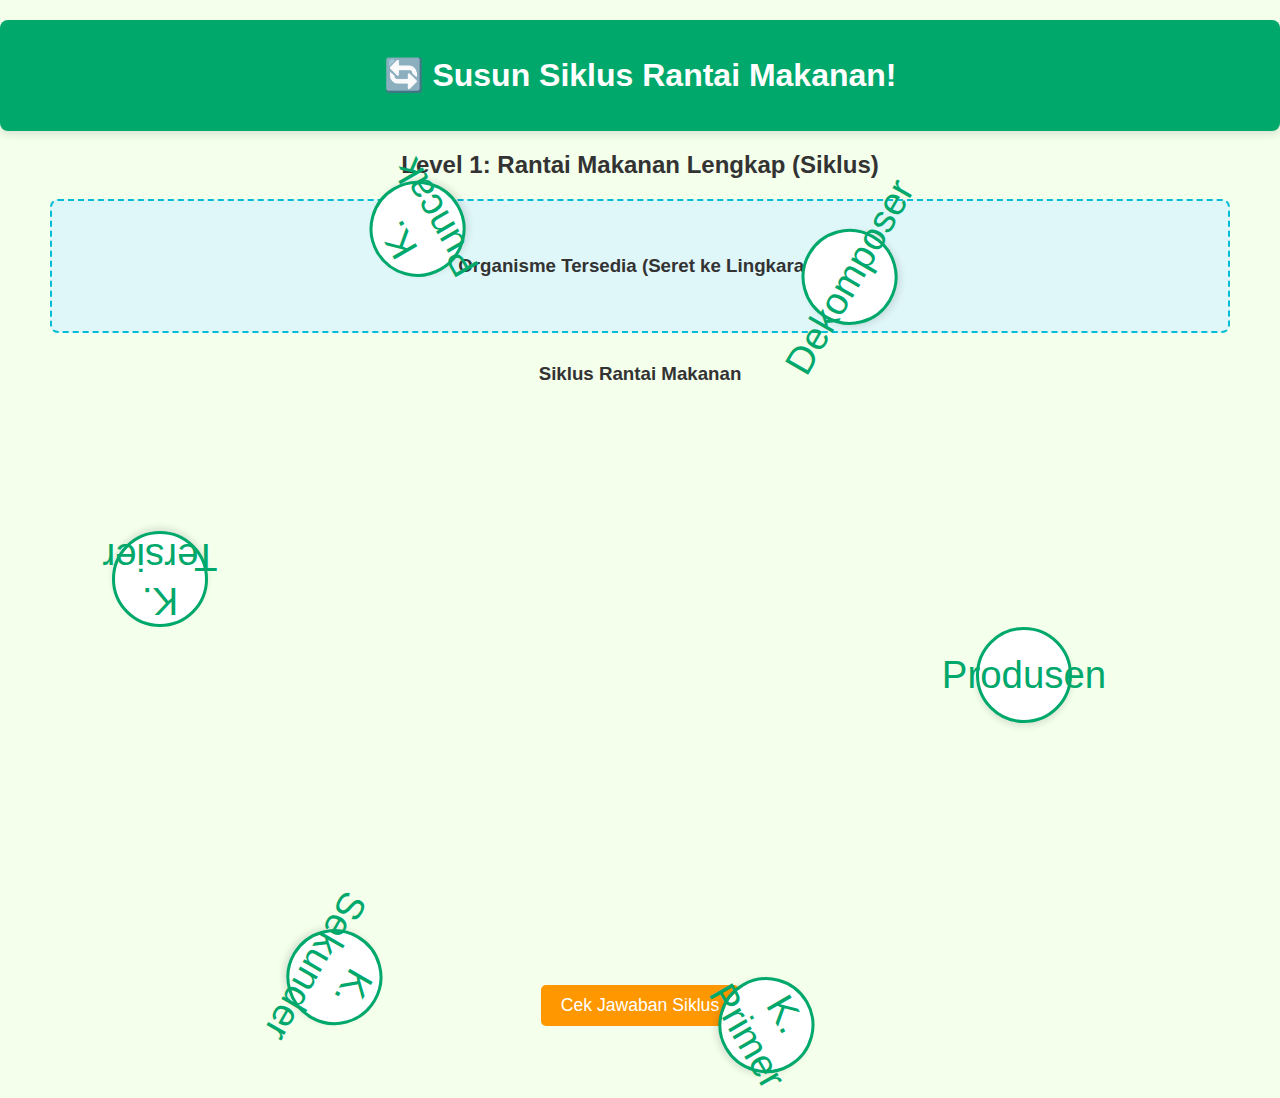
<file: rantai-makanan-game/index.html>
<!DOCTYPE html>
<html lang="id">
<head>
    <meta charset="UTF-8">
    <meta name="viewport" content="width=device-width, initial-scale=1.0">
    <title>Game Rantai Makanan Melingkar</title>
    <link rel="stylesheet" href="assets/css/style.css">
</head>
<body>

    <header>
        <h1>🔄 Susun Siklus Rantai Makanan!</h1>
    </header>

    <main>
        <div id="level-info">
            <h2>Level 1: Rantai Makanan Lengkap (Siklus)</h2>
        </div>

        <section id="draggable-area">
            <h3>Organisme Tersedia (Seret ke Lingkaran)</h3>
        </section>

        <section id="droppable-area">
            <h3>Siklus Rantai Makanan</h3>
            <div id="circular-container">
                <div class="slot" data-order="1">Produsen</div>
                <div class="slot" data-order="2">K. Primer</div>
                <div class="slot" data-order="3">K. Sekunder</div>
                <div class="slot" data-order="4">K. Tersier</div>
                <div class="slot" data-order="5">K. Puncak</div>
                <div class="slot" data-order="6">Dekomposer</div>
                </div>
            
            <button id="check-button">Cek Jawaban Siklus</button>
            <div id="feedback-message"></div>
        </section>
    </main>

    <footer>
        <script src="assets/js/script.js"></script>
    </footer>

</body>
</html>
</file>
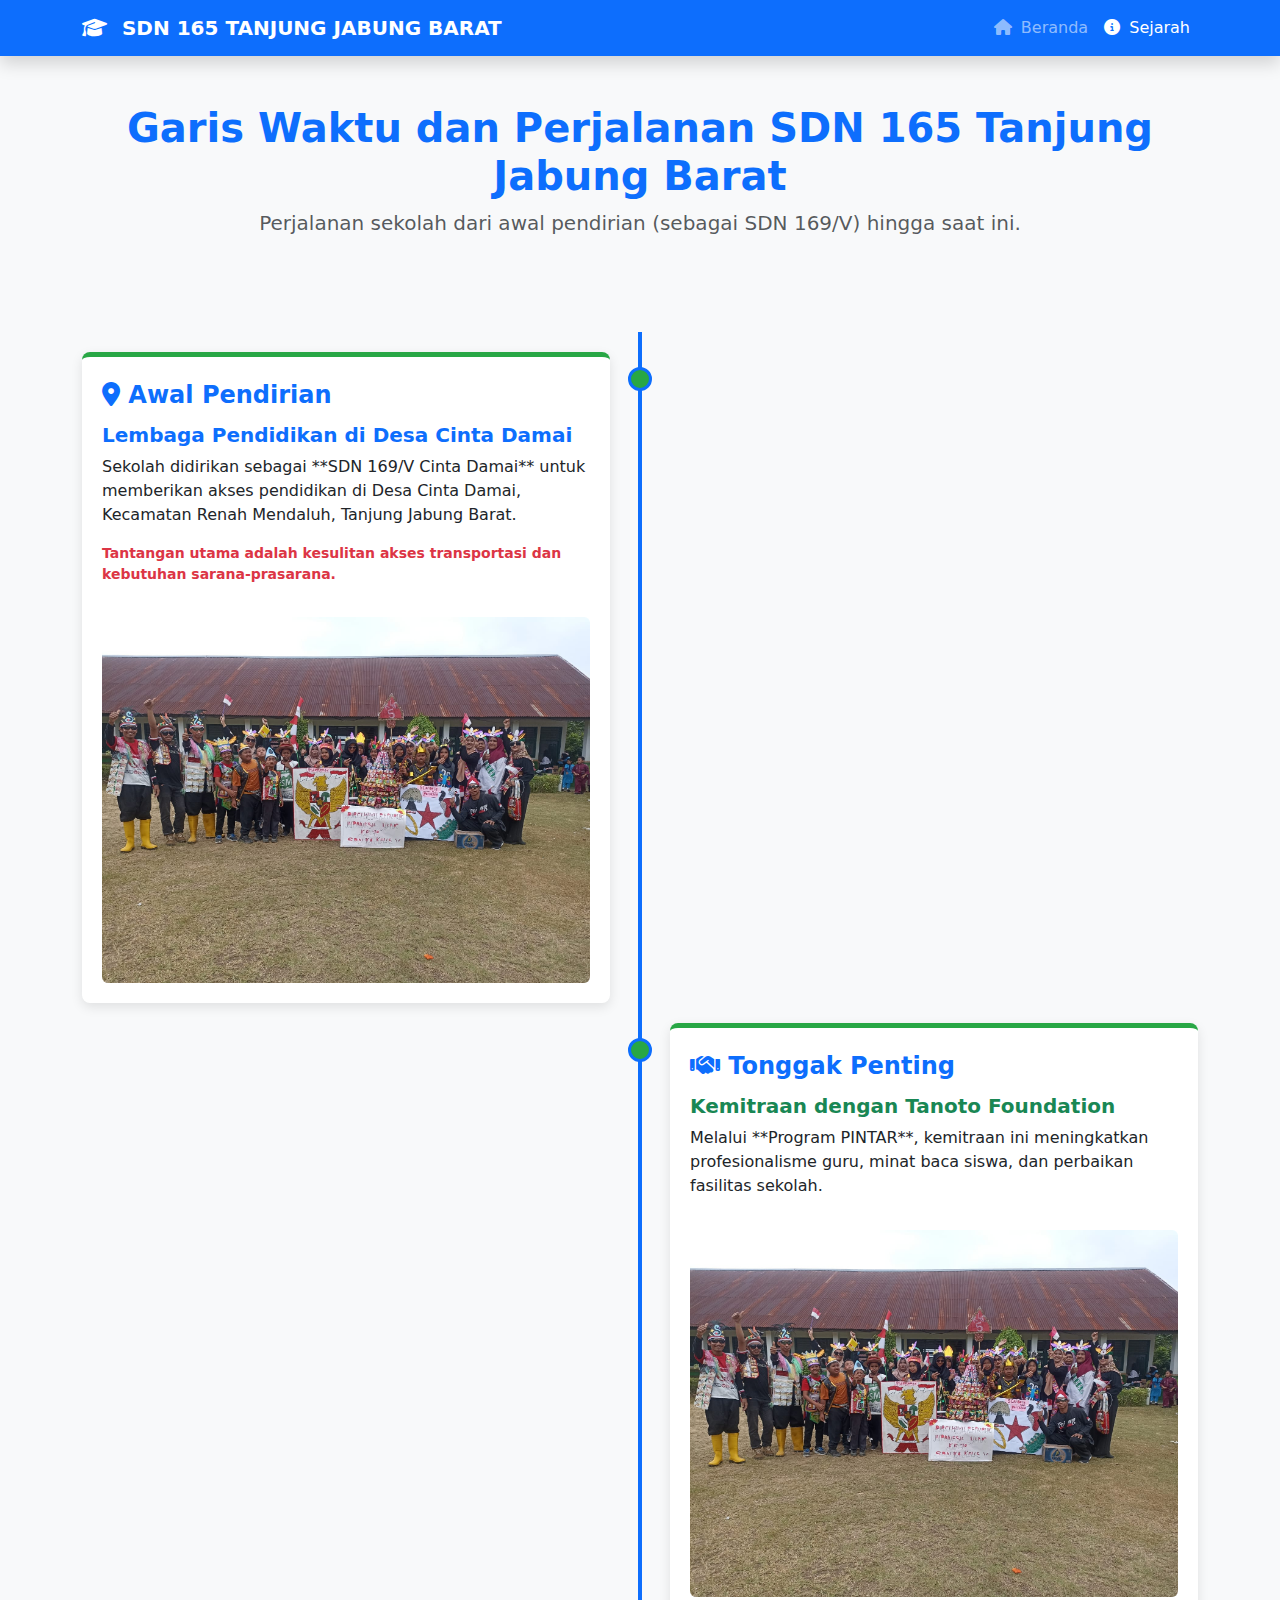
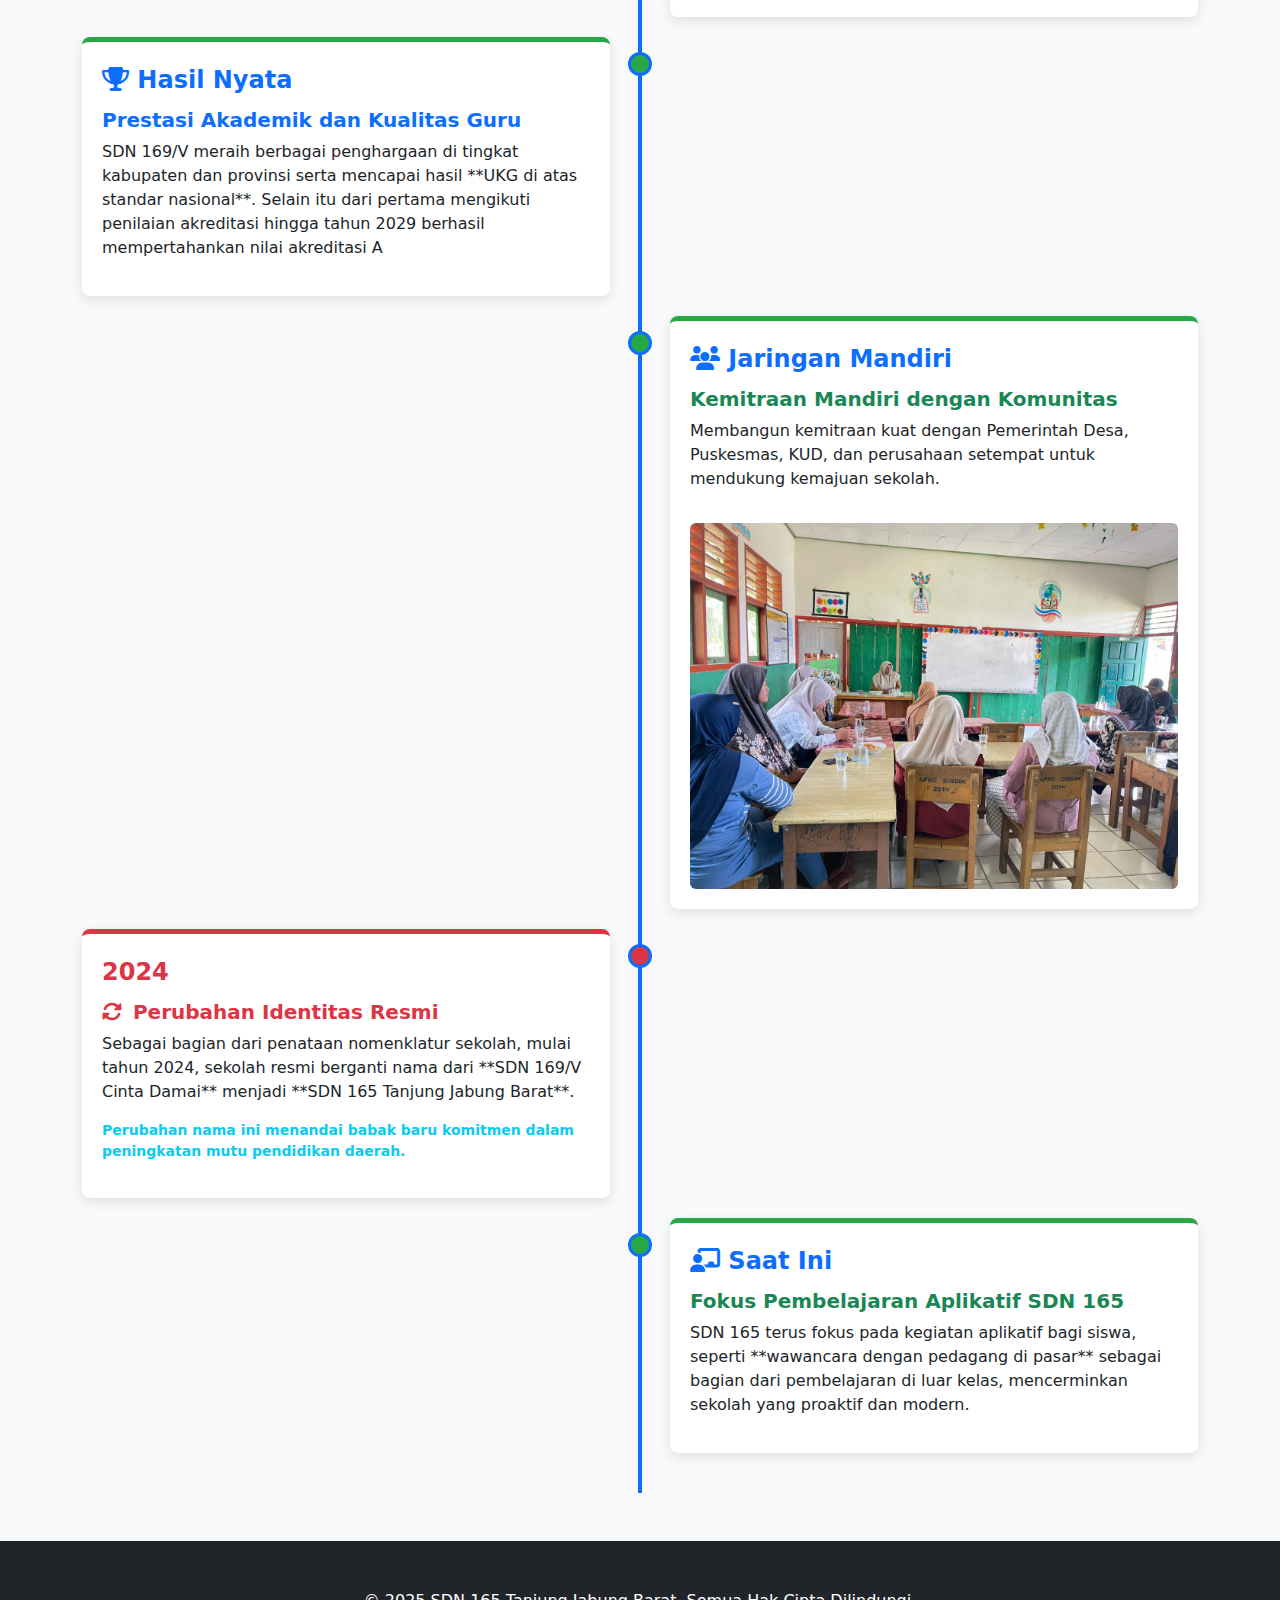
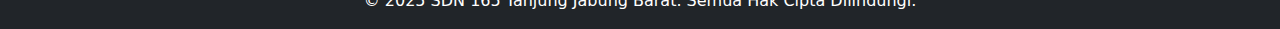
<file: sejarah.html>
<!DOCTYPE html>
<html lang="id">
<head>
    <meta charset="UTF-8">
    <meta name="viewport" content="width=device-width, initial-scale=1.0">
    <title>Sejarah SDN 165 Tanjung Jabung Barat</title>
    <link href="https://cdn.jsdelivr.net/npm/bootstrap@5.3.2/dist/css/bootstrap.min.css" rel="stylesheet">
    <link rel="stylesheet" href="https://cdnjs.cloudflare.com/ajax/libs/font-awesome/6.4.2/css/all.min.css">
    
    <style>
        :root {
            --primary-color: #0d6efd;
            --accent-color: #28a745;
            --bg-light: #f8f9fa;
            --danger-color: #dc3545; /* Warna untuk menyoroti perubahan nama */
        }

        body {
            background-color: var(--bg-light);
        }

        .timeline {
            position: relative;
            padding: 20px 0;
            margin-top: 30px;
        }

        /* Garis Vertikal Timeline */
        .timeline::before {
            content: '';
            position: absolute;
            top: 0;
            bottom: 0;
            width: 4px;
            background: var(--primary-color);
            left: 50%;
            margin-left: -2px;
        }

        /* Item Peristiwa pada Timeline */
        .timeline-item {
            margin-bottom: 20px;
            position: relative;
            width: 50%;
        }

        .timeline-item:nth-child(even) {
            left: 50%;
            padding-left: 30px;
        }

        .timeline-item:nth-child(odd) {
            padding-right: 30px;
        }

        /* Ikon Lingkaran (Penanda Peristiwa) */
        .timeline-item::before {
            content: '';
            position: absolute;
            width: 24px;
            height: 24px;
            border-radius: 50%;
            background: var(--accent-color);
            border: 3px solid var(--primary-color);
            z-index: 1;
            top: 15px;
        }
        
        /* Ubah warna lingkaran untuk event penting (Perubahan Nama) */
        .timeline-item:nth-child(5)::before {
            background: var(--danger-color); 
        }

        .timeline-item:nth-child(odd)::before {
            right: -12px;
        }

        .timeline-item:nth-child(even)::before {
            left: -12px;
        }

        /* Kartu Konten */
        .timeline-card {
            background: white;
            border-radius: 8px;
            box-shadow: 0 4px 12px rgba(0, 0, 0, 0.1);
            padding: 20px;
            transition: transform 0.3s ease-in-out, box-shadow 0.3s ease-in-out;
            border-top: 5px solid var(--accent-color);
        }

        .timeline-card:hover {
            transform: translateY(-5px);
            box-shadow: 0 8px 20px rgba(0, 0, 0, 0.2);
        }

        .timeline-date {
            font-weight: bold;
            color: var(--primary-color);
            font-size: 1.5rem;
            margin-bottom: 10px;
        }
        
        /* Responsif untuk layar kecil (mobile) */
        @media (max-width: 768px) {
            .timeline::before {
                left: 20px;
            }
            .timeline-item {
                width: 100%;
                left: 0 !important;
                padding-left: 50px !important;
                padding-right: 15px !important;
            }
            .timeline-item::before {
                left: 8px !important;
            }
        }
    </style>
</head>
<body>

    <nav class="navbar navbar-expand-lg navbar-dark bg-primary shadow">
        <div class="container">
            <a class="navbar-brand fw-bold" href="index.html"><i class="fas fa-graduation-cap me-2"></i> SDN 165 TANJUNG JABUNG BARAT</a>
            <button class="navbar-toggler" type="button" data-bs-toggle="collapse" data-bs-target="#navbarNav" aria-controls="navbarNav" aria-expanded="false" aria-label="Toggle navigation">
                <span class="navbar-toggler-icon"></span>
            </button>
            <div class="collapse navbar-collapse" id="navbarNav">
                <ul class="navbar-nav ms-auto">
                    <li class="nav-item"><a class="nav-link" href="index.html"><i class="fas fa-home me-1"></i> Beranda</a></li>
                    <li class="nav-item"><a class="nav-link active" href="#"><i class="fas fa-info-circle me-1"></i> Sejarah</a></li>
                    </ul>
            </div>
        </div>
    </nav>
    
    <div class="container py-5 text-center">
        <h1 class="fw-bold text-primary">Garis Waktu dan Perjalanan SDN 165 Tanjung Jabung Barat</h1>
        <p class="lead text-muted">Perjalanan sekolah dari awal pendirian (sebagai SDN 169/V) hingga saat ini.</p>
    </div>

    <div class="container">
        <div class="timeline">
            
            <div class="timeline-item">
                <div class="timeline-card">
                    <div class="timeline-date"><i class="fas fa-map-marker-alt"></i> Awal Pendirian</div>
                    <h5 class="fw-bold text-primary">Lembaga Pendidikan di Desa Cinta Damai</h5>
                    <p>Sekolah didirikan sebagai **SDN 169/V Cinta Damai** untuk memberikan akses pendidikan di Desa Cinta Damai, Kecamatan Renah Mendaluh, Tanjung Jabung Barat.</p>
                    <p class="text-danger small fw-bold">Tantangan utama adalah kesulitan akses transportasi dan kebutuhan sarana-prasarana.</p>
                    <img src="images/pawai.jpeg" class="img-fluid rounded mt-3" alt="Foto Gedung Lama SDN 169" width="500"  height="300" />
                </div>
            </div>

            <div class="timeline-item">
                <div class="timeline-card">
                    <div class="timeline-date"><i class="fas fa-handshake"></i> Tonggak Penting</div>
                    <h5 class="fw-bold text-success">Kemitraan dengan Tanoto Foundation</h5>
                    <p>Melalui **Program PINTAR**, kemitraan ini meningkatkan profesionalisme guru, minat baca siswa, dan perbaikan fasilitas sekolah.</p>
                    <img src="images/pawai.jpeg" class="img-fluid rounded mt-3" alt="Kemitraan">
                </div>
            </div>

            <div class="timeline-item">
                <div class="timeline-card">
                    <div class="timeline-date"><i class="fas fa-trophy"></i> Hasil Nyata</div>
                    <h5 class="fw-bold text-primary">Prestasi Akademik dan Kualitas Guru</h5>
                    <p>SDN 169/V meraih berbagai penghargaan di tingkat kabupaten dan provinsi serta mencapai hasil **UKG di atas standar nasional**. Selain itu dari pertama mengikuti penilaian akreditasi hingga tahun 2029 berhasil mempertahankan nilai akreditasi A</p>
                </div>
            </div>
            
            <div class="timeline-item">
                <div class="timeline-card">
                    <div class="timeline-date"><i class="fas fa-users"></i> Jaringan Mandiri</div>
                    <h5 class="fw-bold text-success">Kemitraan Mandiri dengan Komunitas</h5>
                    <p>Membangun kemitraan kuat dengan Pemerintah Desa, Puskesmas, KUD, dan perusahaan setempat untuk mendukung kemajuan sekolah.</p>
                    <img src="images/kemitraan.jpeg" class="img-fluid rounded mt-3" alt="Kemitraan">
                </div>
            </div>

            <div class="timeline-item">
                <div class="timeline-card border-danger">
                    <div class="timeline-date text-danger">2024</div>
                    <h5 class="fw-bold text-danger"><i class="fas fa-sync-alt me-1"></i> Perubahan Identitas Resmi</h5>
                    <p>Sebagai bagian dari penataan nomenklatur sekolah, mulai tahun 2024, sekolah resmi berganti nama dari **SDN 169/V Cinta Damai** menjadi **SDN 165 Tanjung Jabung Barat**.</p>
                    <p class="text-info small fw-bold">Perubahan nama ini menandai babak baru komitmen dalam peningkatan mutu pendidikan daerah.</p>
                </div>
            </div>

            <div class="timeline-item">
                <div class="timeline-card">
                    <div class="timeline-date"><i class="fas fa-chalkboard-teacher"></i> Saat Ini</div>
                    <h5 class="fw-bold text-success">Fokus Pembelajaran Aplikatif SDN 165</h5>
                    <p>SDN 165 terus fokus pada kegiatan aplikatif bagi siswa, seperti **wawancara dengan pedagang di pasar** sebagai bagian dari pembelajaran di luar kelas, mencerminkan sekolah yang proaktif dan modern.</p>
                </div>
            </div>

        </div>
    </div>
    
    <footer class="bg-dark text-white pt-5 pb-3 mt-5">
        <div class="container text-center">
            <p class="mb-0">© 2025 SDN 165 Tanjung Jabung Barat. Semua Hak Cipta Dilindungi.</p>
        </div>
    </footer>

    <script src="https://cdn.jsdelivr.net/npm/bootstrap@5.3.2/dist/js/bootstrap.bundle.min.js"></script>
</body>
</html>
</file>
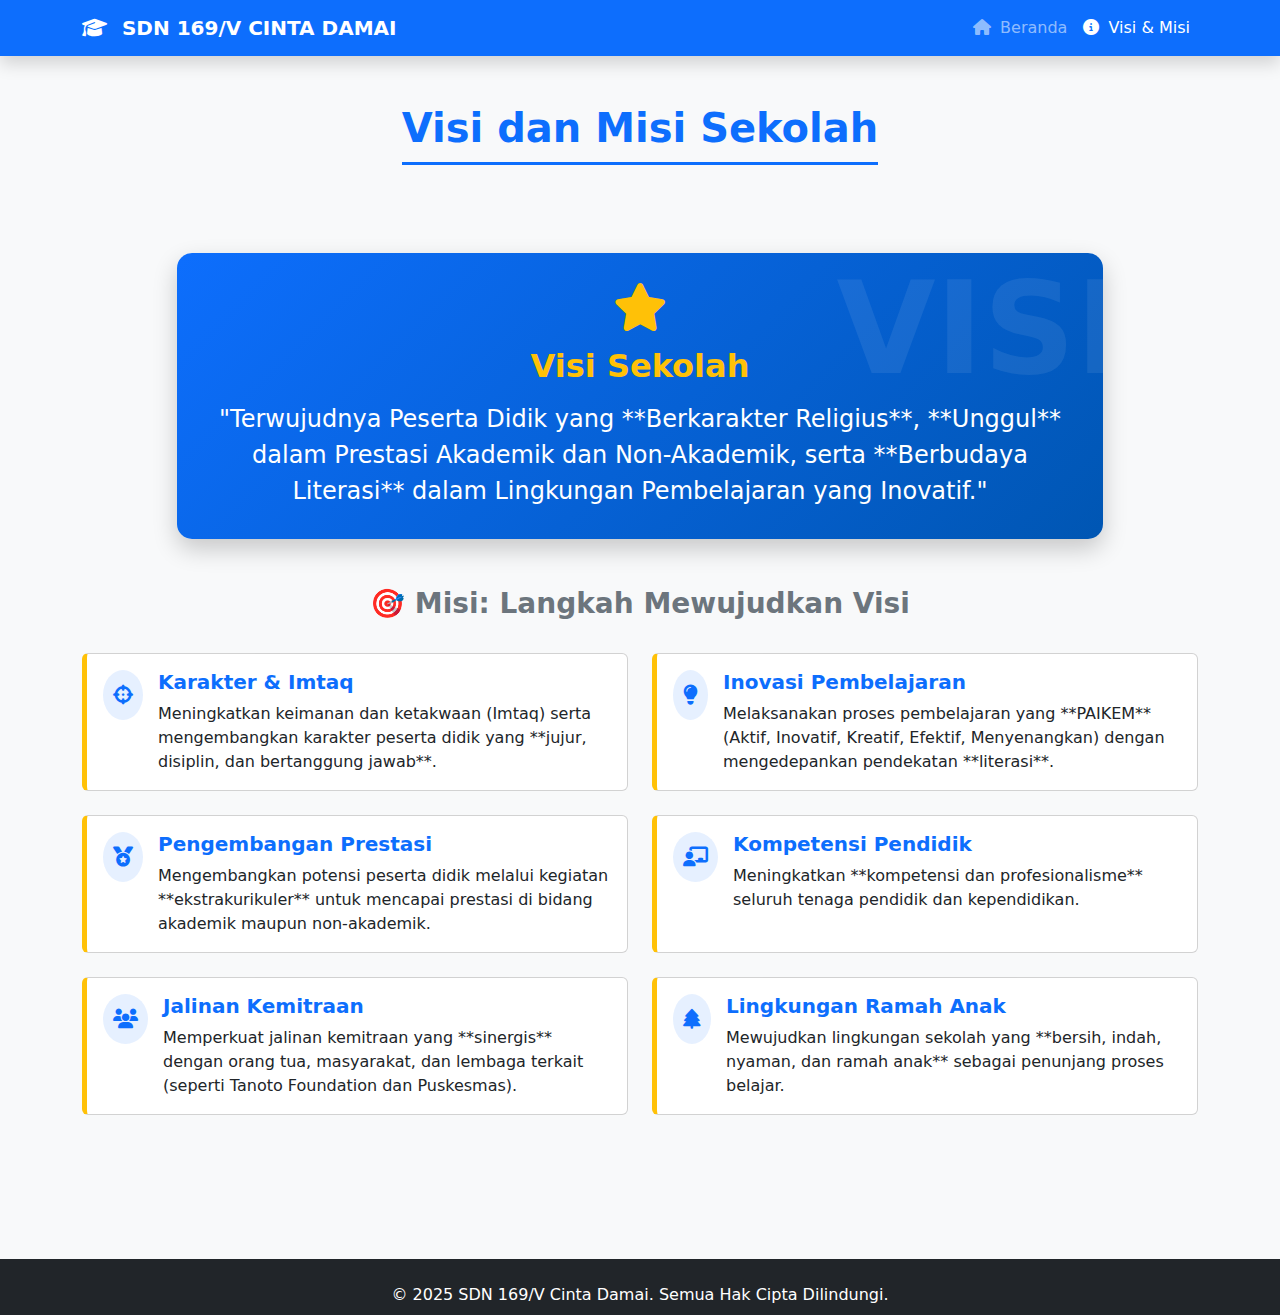
<file: visimisi.html>
<!DOCTYPE html>
<html lang="id">
<head>
    <meta charset="UTF-8">
    <meta name="viewport" content="width=device-width, initial-scale=1.0">
    <title>Visi & Misi SDN 169/V Cinta Damai</title>
    <link href="https://cdn.jsdelivr.net/npm/bootstrap@5.3.2/dist/css/bootstrap.min.css" rel="stylesheet">
    <link rel="stylesheet" href="https://cdnjs.cloudflare.com/ajax/libs/font-awesome/6.4.2/css/all.min.css">
    
    <style>
        :root {
            --primary-color: #0d6efd;
            --secondary-color: #6c757d;
            --accent-color: #ffc107;
        }
        
        body {
            background-color: #f8f9fa;
        }

        .section-header {
            border-bottom: 3px solid var(--primary-color);
            padding-bottom: 10px;
            margin-bottom: 40px;
        }

        /* Styling Khusus Kartu Visi */
        .card-visi {
            background: linear-gradient(135deg, var(--primary-color), #0056b3);
            color: white;
            padding: 30px;
            border-radius: 15px;
            box-shadow: 0 10px 25px rgba(0, 0, 0, 0.2);
            position: relative;
            overflow: hidden;
            text-align: center;
        }
        .card-visi::before {
            content: 'VISI';
            position: absolute;
            top: -20px;
            right: -20px;
            font-size: 8rem;
            font-weight: 900;
            color: rgba(255, 255, 255, 0.08);
            z-index: 0;
        }

        /* Styling Kartu Misi */
        .card-misi {
            border-left: 5px solid var(--accent-color);
            transition: transform 0.3s;
            height: 100%;
        }

        .card-misi:hover {
            transform: translateY(-5px);
            box-shadow: 0 4px 15px rgba(0, 0, 0, 0.1);
        }

        .misi-icon {
            color: var(--primary-color);
            background-color: rgba(13, 110, 253, 0.1);
            padding: 10px;
            border-radius: 50%;
            width: 50px;
            height: 50px;
            display: flex;
            justify-content: center;
            align-items: center;
            margin-right: 15px;
        }
    </style>
</head>
<body>

    <nav class="navbar navbar-expand-lg navbar-dark bg-primary shadow">
        <div class="container">
            <a class="navbar-brand fw-bold" href="index.html"><i class="fas fa-graduation-cap me-2"></i> SDN 169/V CINTA DAMAI</a>
            <button class="navbar-toggler" type="button" data-bs-toggle="collapse" data-bs-target="#navbarNav" aria-controls="navbarNav" aria-expanded="false" aria-label="Toggle navigation">
                <span class="navbar-toggler-icon"></span>
            </button>
            <div class="collapse navbar-collapse" id="navbarNav">
                <ul class="navbar-nav ms-auto">
                    <li class="nav-item">
                        <a class="nav-link" href="index.html">
                            <i class="fas fa-home me-1"></i> Beranda
                        </a>
                    </li>
                    <li class="nav-item">
                        <a class="nav-link active" href="#">
                            <i class="fas fa-info-circle me-1"></i> Visi & Misi
                        </a>
                    </li>
                    </ul>
            </div>
        </div>
    </nav>

    <main class="container py-5">
        <div class="row justify-content-center">
            <div class="col-12 text-center mb-5">
                <h1 class="fw-bold text-primary section-header d-inline-block">Visi dan Misi Sekolah</h1>
            </div>
        </div>
        
        <section class="mb-5">
            <div class="row justify-content-center">
                <div class="col-lg-10">
                    <div class="card-visi">
                        <i class="fas fa-star fa-3x text-warning mb-3"></i>
                        <h2 class="text-warning fw-bold mb-3" style="z-index: 1;">Visi Sekolah</h2>
                        <blockquote class="blockquote mb-0" style="z-index: 1;">
                            <p class="fs-4 lead fw-light">
                                "Terwujudnya Peserta Didik yang **Berkarakter Religius**, **Unggul** dalam Prestasi Akademik dan Non-Akademik, serta **Berbudaya Literasi** dalam Lingkungan Pembelajaran yang Inovatif."
                            </p>
                        </blockquote>
                    </div>
                </div>
            </div>
        </section>

        <section class="mb-5">
            <div class="row justify-content-center mb-4">
                <div class="col-12 text-center">
                    <h3 class="fw-bold text-secondary">🎯 Misi: Langkah Mewujudkan Visi</h3>
                </div>
            </div>
            
            <div class="row g-4">
                
                <div class="col-lg-6">
                    <div class="card card-misi h-100 p-3">
                        <div class="d-flex align-items-start">
                            <div class="misi-icon"><i class="fas fa-crosshairs fa-lg"></i></div>
                            <div class="flex-grow-1">
                                <h5 class="fw-bold text-primary">Karakter & Imtaq</h5>
                                <p class="card-text">Meningkatkan keimanan dan ketakwaan (Imtaq) serta mengembangkan karakter peserta didik yang **jujur, disiplin, dan bertanggung jawab**.</p>
                            </div>
                        </div>
                    </div>
                </div>

                <div class="col-lg-6">
                    <div class="card card-misi h-100 p-3">
                        <div class="d-flex align-items-start">
                            <div class="misi-icon"><i class="fas fa-lightbulb fa-lg"></i></div>
                            <div class="flex-grow-1">
                                <h5 class="fw-bold text-primary">Inovasi Pembelajaran</h5>
                                <p class="card-text">Melaksanakan proses pembelajaran yang **PAIKEM** (Aktif, Inovatif, Kreatif, Efektif, Menyenangkan) dengan mengedepankan pendekatan **literasi**.</p>
                            </div>
                        </div>
                    </div>
                </div>

                <div class="col-lg-6">
                    <div class="card card-misi h-100 p-3">
                        <div class="d-flex align-items-start">
                            <div class="misi-icon"><i class="fas fa-medal fa-lg"></i></div>
                            <div class="flex-grow-1">
                                <h5 class="fw-bold text-primary">Pengembangan Prestasi</h5>
                                <p class="card-text">Mengembangkan potensi peserta didik melalui kegiatan **ekstrakurikuler** untuk mencapai prestasi di bidang akademik maupun non-akademik.</p>
                            </div>
                        </div>
                    </div>
                </div>

                <div class="col-lg-6">
                    <div class="card card-misi h-100 p-3">
                        <div class="d-flex align-items-start">
                            <div class="misi-icon"><i class="fas fa-chalkboard-teacher fa-lg"></i></div>
                            <div class="flex-grow-1">
                                <h5 class="fw-bold text-primary">Kompetensi Pendidik</h5>
                                <p class="card-text">Meningkatkan **kompetensi dan profesionalisme** seluruh tenaga pendidik dan kependidikan.</p>
                            </div>
                        </div>
                    </div>
                </div>

                <div class="col-lg-6">
                    <div class="card card-misi h-100 p-3">
                        <div class="d-flex align-items-start">
                            <div class="misi-icon"><i class="fas fa-users fa-lg"></i></div>
                            <div class="flex-grow-1">
                                <h5 class="fw-bold text-primary">Jalinan Kemitraan</h5>
                                <p class="card-text">Memperkuat jalinan kemitraan yang **sinergis** dengan orang tua, masyarakat, dan lembaga terkait (seperti Tanoto Foundation dan Puskesmas).</p>
                            </div>
                        </div>
                    </div>
                </div>
                
                <div class="col-lg-6">
                    <div class="card card-misi h-100 p-3">
                        <div class="d-flex align-items-start">
                            <div class="misi-icon"><i class="fas fa-tree fa-lg"></i></div>
                            <div class="flex-grow-1">
                                <h5 class="fw-bold text-primary">Lingkungan Ramah Anak</h5>
                                <p class="card-text">Mewujudkan lingkungan sekolah yang **bersih, indah, nyaman, dan ramah anak** sebagai penunjang proses belajar.</p>
                            </div>
                        </div>
                    </div>
                </div>

            </div>
        </section>
    </main>

    <footer class="bg-dark text-white pt-4 pb-2 mt-5">
        <div class="container text-center">
            <p class="mb-0">© 2025 SDN 169/V Cinta Damai. Semua Hak Cipta Dilindungi.</p>
        </div>
    </footer>

    <script src="https://cdn.jsdelivr.net/npm/bootstrap@5.3.2/dist/js/bootstrap.bundle.min.js"></script>
</body>
</html>
</file>
<file: rantai-makanan-game/assets/css/style.css>
/* Styling Dasar */
body {
    font-family: sans-serif;
    background-color: #f4ffec; 
    color: #333;
    margin: 0;
    padding: 20px 0;
    text-align: center;
}

header {
    background-color: #00A86B; 
    color: white;
    padding: 15px;
    border-radius: 8px;
    margin-bottom: 20px;
    box-shadow: 0 4px 8px rgba(0, 0, 0, 0.1);
}

main {
    max-width: 1200px;
    margin: auto;
}

/* Area Organisme yang Dapat Diseret */
#draggable-area {
    background-color: #e0f7fa;
    padding: 15px;
    border-radius: 8px;
    margin: 0 10px 30px 10px;
    min-height: 100px;
    border: 2px dashed #00bcd4;
    display: flex; 
    flex-wrap: wrap; 
    justify-content: center;
    align-items: center;
}

.organism-image {
    width: 80px;
    height: 80px;
    cursor: grab;
    border: 2px solid #555;
    border-radius: 4px;
    margin: 5px;
    display: inline-block;
    transition: transform 0.1s;
    box-shadow: 0 2px 4px rgba(0, 0, 0, 0.2);
}

.organism-image:active {
    transform: scale(1.05); 
}

/* --- Tampilan Melingkar (RESPONSIF) --- */

#circular-container {
    /* Ukuran Wadah Utama menggunakan VW dan batas MAX */
    width: 80vw; 
    height: 80vw; 
    max-width: 500px; 
    max-height: 500px;

    margin: 40px auto;
    position: relative; 
    border-radius: 50%; 
}

/* Slot Target (Tempat Menempel) */
.slot {
    /* Ukuran Slot relatif terhadap Wadah */
    width: 18%; 
    height: 18%; 
    
    border: 3px solid #00A86B; 
    border-radius: 50%;
    display: flex;
    justify-content: center;
    align-items: center;
    color: #00A86B;
    background-color: #fff;
    box-shadow: 0 4px 6px rgba(0, 0, 0, 0.1);

    font-size: 3vw; 
    max-font-size: 16px; 
}

/* Penempatan Slot Melingkar (Teknik Transformasi) */
#circular-container .slot {
    position: absolute;
    top: 50%;
    left: 50%;
    transform-origin: 0 0; 
    transition: transform 0.5s ease;
}

/* Rotasi Slot - Jarak Keluar (Radius: 30vw) */
.slot[data-order="1"] { transform: translate(-50%, -50%) rotate(0deg) translateX(30vw); }
.slot[data-order="2"] { transform: translate(-50%, -50%) rotate(60deg) translateX(30vw); }
.slot[data-order="3"] { transform: translate(-50%, -50%) rotate(120deg) translateX(30vw); }
.slot[data-order="4"] { transform: translate(-50%, -50%) rotate(180deg) translateX(30vw); }
.slot[data-order="5"] { transform: translate(-50%, -50%) rotate(240deg) translateX(30vw); }
.slot[data-order="6"] { transform: translate(-50%, -50%) rotate(300deg) translateX(30vw); }

/* Styling gambar di dalam slot (setelah di-drop) */
.slot .organism-image {
    width: 100%;
    height: 100%;
    margin: 0;
    box-sizing: border-box; 
    border: none; 
}

/* --- Implementasi Anak Panah (Arrow Connectors) --- */

.arrow {
    position: absolute;
    top: 50%;
    left: 50%;
    /* PENYESUAIAN KUNCI: Panjang panah diperkecil agar pas antar slot */
    width: 10vw; 
    height: 5px; 
    background: #FF9800; 
    transform-origin: 0 0; 
    z-index: 10; 
}

/* Rotasi Panah - Jarak Keluar (Radius: 35vw) */
/* Panah dimulai lebih jauh (35vw) agar terlihat menyambung dari tepi slot ke tepi slot lainnya. */
.arrow-1 { transform: translate(-50%, -50%) rotate(30deg) translateX(35vw); } 
.arrow-2 { transform: translate(-50%, -50%) rotate(90deg) translateX(35vw); }
.arrow-3 { transform: translate(-50%, -50%) rotate(150deg) translateX(35vw); }
.arrow-4 { transform: translate(-50%, -50%) rotate(210deg) translateX(35vw); }
.arrow-5 { transform: translate(-50%, -50%) rotate(270deg) translateX(35vw); }
.arrow-6 { transform: translate(-50%, -50%) rotate(330deg) translateX(35vw); }

/* Membuat Kepala Panah (Segitiga) */
.arrow::after {
    content: '';
    position: absolute;
    right: 0;
    top: 50%;
    transform: translateY(-50%); 

    width: 0;
    height: 0;
    border-top: 10px solid transparent; 
    border-bottom: 10px solid transparent; 
    border-left: 10px solid #FF9800; 
}

/* Tombol dan Feedback */
#check-button {
    padding: 10px 20px;
    font-size: 1.1em;
    background-color: #FF9800; 
    color: white;
    border: none;
    border-radius: 5px;
    cursor: pointer;
    margin-top: 20px;
    transition: background-color 0.3s;
}

#check-button:hover {
    background-color: #e68900;
}

#feedback-message {
    margin-top: 15px;
    font-weight: bold;
    min-height: 20px;
}
</file>
